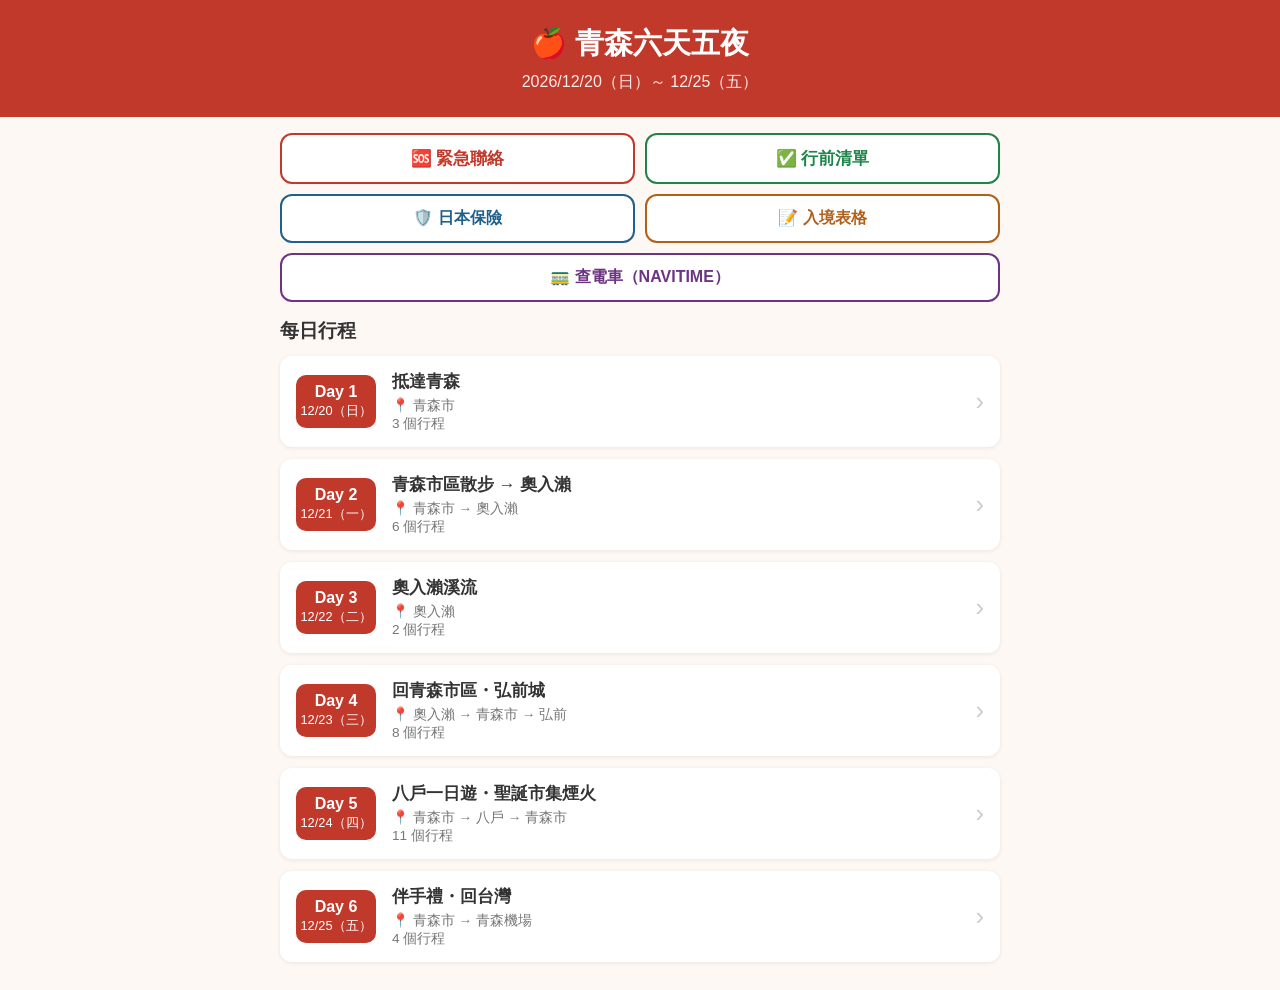
<file: index.html>
<!DOCTYPE html>
<html lang="zh-Hant">
<head>
  <meta charset="UTF-8">
  <!-- 讓網頁在手機上正常縮放 -->
  <meta name="viewport" content="width=device-width, initial-scale=1.0">
  <title>青森六天五夜</title>
  <link rel="stylesheet" href="style.css">
</head>
<body>
  <header class="site-header">
    <h1>🍎 青森六天五夜</h1>
    <p class="subtitle">2026/12/20（日）～ 12/25（五）</p>
  </header>

  <!-- 主要內容區：之後會用 JavaScript 把行程放進來 -->
  <main id="app">
  </main>

  <!-- 順序很重要：先載入資料，再載入程式 -->
  <script src="data.js"></script>
  <script src="app.js"></script>
</body>
</html>
</file>
<file: style.css>
/* 整個網頁的基本設定 */
body {
  margin: 0;
  font-family: -apple-system, "PingFang TC", "Microsoft JhengHei", sans-serif;
  background-color: #fdf8f3;
  color: #333;
}

/* 最上方的標題區 */
.site-header {
  background-color: #c0392b; /* 蘋果紅 */
  color: white;
  text-align: center;
  padding: 24px 16px;
}

.site-header h1 {
  margin: 0;
  font-size: 1.8rem;
}

.subtitle {
  margin: 8px 0 0;
  opacity: 0.9;
}

/* 主要內容區：限制寬度，手機和電腦都好讀 */
main {
  max-width: 720px;
  margin: 0 auto;
  padding: 16px;
}

/* 區塊標題，例如「每日行程」 */
.section-title {
  font-size: 1.2rem;
  margin: 8px 0 12px;
}

/* ===== 行程首頁：日期卡片 ===== */
.day-list {
  list-style: none; /* 拿掉清單前面的圓點 */
  margin: 0;
  padding: 0;
}

.day-card {
  text-decoration: none; /* 卡片是連結，拿掉底線 */
  color: inherit;        /* 文字不要變成連結的藍色 */
  display: flex; /* 左邊日期、右邊內容，左右並排 */
  gap: 16px;
  align-items: center;
  background-color: white;
  border-radius: 12px;
  padding: 14px 16px;
  margin-bottom: 12px;
  box-shadow: 0 1px 4px rgba(0, 0, 0, 0.08);
}

/* 左邊的紅色日期方塊 */
.day-badge {
  flex-shrink: 0; /* 畫面變窄時不要被擠扁 */
  width: 72px;
  text-align: center;
  background-color: #c0392b;
  color: white;
  border-radius: 10px;
  padding: 8px 4px;
}

.day-number {
  display: block;
  font-weight: bold;
  font-size: 1rem;
}

.day-date {
  display: block;
  font-size: 0.8rem;
  margin-top: 2px;
}

/* 右邊的文字內容 */
.day-title {
  margin: 0 0 4px;
  font-size: 1.05rem;
}

.day-area,
.day-count {
  margin: 0;
  font-size: 0.85rem;
  color: #777;
}

.day-info {
  flex: 1; /* 佔滿中間的空間，把箭頭推到最右邊 */
}

.arrow {
  font-size: 1.6rem;
  color: #ccc;
}

/* 滑鼠移上去／手指按下時，卡片稍微變色，讓人知道可以點 */
.day-card:hover,
.day-card:active {
  background-color: #fff3ef;
}

/* ===== 每日行程頁 ===== */
.back-link {
  display: inline-block;
  color: #c0392b;
  text-decoration: none;
  font-weight: bold;
  padding: 4px 0 12px;
}

.day-header {
  margin-bottom: 16px;
}

.day-header-badge {
  display: inline-block;
  background-color: #c0392b;
  color: white;
  font-size: 0.85rem;
  border-radius: 20px;
  padding: 3px 12px;
}

.day-header h2 {
  margin: 8px 0 4px;
}

.day-header p {
  margin: 0;
  color: #777;
}

/* 地點卡片 */
.place-list {
  list-style: none;
  margin: 0;
  padding: 0;
}

.place-card {
  background-color: white;
  border-radius: 12px;
  margin-bottom: 10px;
  box-shadow: 0 1px 4px rgba(0, 0, 0, 0.08);
  border-left: 5px solid #ccc; /* 左邊的色條，依類型換顏色 */
  overflow: hidden;
}

/* 卡片上半部（平常看得到、可以點的部分） */
.place-head {
  display: flex;
  gap: 12px;
  padding: 12px 14px;
  cursor: pointer;   /* 滑鼠移上去變成手指 */
  list-style: none;  /* 拿掉瀏覽器預設的小三角形 */
}

.place-head::-webkit-details-marker {
  display: none;     /* Safari 的小三角形要另外拿掉 */
}

/* 右邊的展開箭頭：點開後轉 180 度 */
.toggle-icon {
  color: #bbb;
  transition: transform 0.2s;
}

.place-card[open] .toggle-icon {
  transform: rotate(180deg);
}

/* 點開後的詳細資訊區 */
.place-detail {
  padding: 0 14px 14px 52px; /* 左邊空出圖示的寬度，文字對齊 */
  font-size: 0.9rem;
  line-height: 1.6;
}

.place-detail p {
  margin: 0 0 8px;
}

.detail-tips {
  background-color: #fffbea;
  border-radius: 6px;
  padding: 6px 10px;
}

.detail-row {
  color: #555;
}

.detail-empty {
  color: #aaa;
}

/* 電話、地圖按鈕 */
.detail-buttons {
  display: flex;
  flex-wrap: wrap; /* 手機太窄時自動換行 */
  gap: 8px;
  margin-top: 4px;
}

.btn {
  display: inline-block;
  text-decoration: none;
  border-radius: 20px;
  padding: 8px 14px;
  font-size: 0.9rem;
  font-weight: bold;
}

.btn-phone {
  background-color: #e8f8ee;
  color: #1e8449;
}

.btn-map {
  background-color: #eaf2fb;
  color: #1f618d;
}

/* 不同類型用不同顏色的左側色條 */
.type-transport { border-left-color: #2980b9; } /* 藍：交通 */
.type-spot      { border-left-color: #27ae60; } /* 綠：景點 */
.type-food      { border-left-color: #e67e22; } /* 橘：餐廳 */
.type-hotel     { border-left-color: #8e44ad; } /* 紫：住宿 */

.place-icon {
  font-size: 1.5rem;
  line-height: 1;
  padding-top: 2px;
}

.place-info {
  flex: 1;
  min-width: 0; /* 讓很長的店名可以正常換行 */
}

.place-time {
  margin: 0;
  font-size: 0.8rem;
  color: #999;
}

.place-name {
  margin: 2px 0 4px;
  font-size: 1rem;
}

.place-summary {
  margin: 0;
  font-size: 0.9rem;
  color: #555;
}

/* ===== 緊急聯絡資訊 ===== */

/* 首頁上方的兩顆按鈕，左右並排 */
.home-buttons {
  display: flex;
  flex-wrap: wrap; /* 按鈕太多時自動換行 */
  gap: 10px;
  margin-bottom: 16px;
}

.home-buttons a {
  flex: 1 1 40%; /* 一排最多兩顆，多出來的換到下一排 */
}

/* 首頁上方的紅色按鈕 */
.emergency-button {
  display: block;
  text-align: center;
  text-decoration: none;
  background-color: white;
  color: #c0392b;
  border: 2px solid #c0392b;
  border-radius: 12px;
  padding: 12px;
  font-weight: bold;
  font-size: 1.05rem;
}

.emergency-button:hover,
.emergency-button:active {
  background-color: #c0392b;
  color: white;
}

.emergency-note {
  font-size: 0.85rem;
  color: #777;
  margin: 0 0 12px;
}

.contact-list {
  list-style: none;
  margin: 0 0 24px;
  padding: 0;
}

.contact-card {
  background-color: white;
  border-radius: 12px;
  padding: 14px 16px;
  margin-bottom: 10px;
  box-shadow: 0 1px 4px rgba(0, 0, 0, 0.08);
}

.contact-name {
  margin: 0 0 8px;
  font-size: 1rem;
}

/* 大大的撥號按鈕，緊急時比較好按 */
.contact-phone {
  display: inline-block;
  background-color: #c0392b;
  color: white;
  text-decoration: none;
  font-size: 1.2rem;
  font-weight: bold;
  border-radius: 24px;
  padding: 8px 18px;
}

.contact-note {
  margin: 8px 0 0;
  font-size: 0.85rem;
  color: #555;
  line-height: 1.5;
}

.contact-source {
  display: inline-block;
  margin-top: 6px;
  font-size: 0.8rem;
  color: #1f618d;
}

.contact-empty {
  margin: 0;
  color: #aaa;
  font-size: 0.9rem;
}

/* ===== 行前準備清單 ===== */

/* 首頁上方的綠色按鈕 */
.checklist-button {
  display: block;
  text-align: center;
  text-decoration: none;
  background-color: white;
  color: #1e8449;
  border: 2px solid #1e8449;
  border-radius: 12px;
  padding: 12px;
  font-weight: bold;
  font-size: 1.05rem;
}

.checklist-button:hover,
.checklist-button:active {
  background-color: #1e8449;
  color: white;
}

.checklist-progress {
  margin: 0 0 6px;
  font-weight: bold;
}

/* 進度條：灰色底，綠色部分依完成比例變長 */
.progress-bar {
  height: 10px;
  background-color: #e5e5e5;
  border-radius: 5px;
  overflow: hidden;
  margin-bottom: 8px;
}

.progress-fill {
  height: 100%;
  background-color: #27ae60;
  transition: width 0.3s;
}

.checklist-category {
  font-size: 1rem;
  color: #c0392b;
  margin: 20px 0 8px;
}

.checklist {
  list-style: none;
  margin: 0;
  padding: 0;
  background-color: white;
  border-radius: 12px;
  box-shadow: 0 1px 4px rgba(0, 0, 0, 0.08);
  overflow: hidden;
}

.checklist li + li {
  border-top: 1px solid #f0f0f0; /* 項目之間的分隔線 */
}

/* 整列都可以點，不用剛好點到小方框 */
.check-item {
  display: flex;
  align-items: center;
  gap: 12px;
  padding: 12px 16px;
  cursor: pointer;
}

.check-item input {
  width: 20px;
  height: 20px;
  flex-shrink: 0;
  accent-color: #27ae60; /* 勾勾的顏色 */
}

/* 打勾後文字變灰、加刪除線 */
.check-item input:checked + span {
  color: #aaa;
  text-decoration: line-through;
}

.reset-button {
  display: block;
  margin: 20px auto 8px;
  background: none;
  border: 1px solid #ccc;
  border-radius: 20px;
  padding: 8px 16px;
  color: #777;
  font-size: 0.9rem;
  cursor: pointer;
}

.checklist-hint {
  text-align: center;
  font-size: 0.8rem;
  color: #999;
  margin: 0 0 16px;
}

/* 「範例」小標籤 */
.tag-sample {
  display: inline-block;
  font-size: 0.7rem;
  font-weight: normal;
  background-color: #f1c40f;
  color: #333;
  border-radius: 4px;
  padding: 1px 6px;
  vertical-align: middle;
}

/* ===== 日本旅遊保險 ===== */

/* 首頁上方的藍色按鈕 */
.insurance-button {
  display: block;
  text-align: center;
  text-decoration: none;
  background-color: white;
  color: #1f618d;
  border: 2px solid #1f618d;
  border-radius: 12px;
  padding: 12px;
  font-weight: bold;
}

.insurance-button:hover,
.insurance-button:active {
  background-color: #1f618d;
  color: white;
}

/* 投保步驟（有編號的清單） */
.insurance-steps {
  margin: 8px 0 12px;
  padding-left: 20px;
  line-height: 1.8;
}

/* ===== 入境表格填寫範例 ===== */

/* 首頁上方的橘色按鈕 */
.entry-forms-button {
  display: block;
  text-align: center;
  text-decoration: none;
  background-color: white;
  color: #af601a;
  border: 2px solid #af601a;
  border-radius: 12px;
  padding: 12px;
  font-weight: bold;
}

.entry-forms-button:hover,
.entry-forms-button:active {
  background-color: #af601a;
  color: white;
}

/* 首頁的「查電車（NAVITIME）」按鈕：紫色，和其他四顆區分
   它是第 5 顆按鈕，因為 .home-buttons a 設了 flex: 1 1 40%（可以變寬），
   自己一排時會自動撐滿整排，不用另外寫寬度 */
.navitime-button {
  display: block;
  text-align: center;
  text-decoration: none;
  background-color: white;
  color: #6c3483;
  border: 2px solid #6c3483;
  border-radius: 12px;
  padding: 12px;
  font-weight: bold;
}

.navitime-button:hover,
.navitime-button:active {
  background-color: #6c3483;
  color: white;
}

.form-field-list {
  list-style: none;
  margin: 0 0 24px;
  padding: 0;
}

/* 每個欄位一張小卡片 */
.form-field {
  background-color: white;
  border-radius: 10px;
  padding: 10px 14px;
  margin-bottom: 8px;
  box-shadow: 0 1px 4px rgba(0, 0, 0, 0.08);
}

.form-field p {
  margin: 0;
}

/* 欄位名稱 */
.form-field-label {
  font-size: 0.85rem;
  color: #777;
}

/* 範例填法：用等寬字體，看起來像手寫在表格上 */
.form-field-example {
  font-family: Menlo, Consolas, monospace;
  font-size: 1.1rem;
  font-weight: bold;
  color: #1f618d;
  margin: 4px 0 !important;
}

/* 填寫說明 */
.form-field-note {
  font-size: 0.85rem;
  color: #555;
}

/* ===== 緊急聯絡：怎麼撥打 ===== */
.dial-steps {
  margin: 8px 0 0;
  padding-left: 20px;
  line-height: 1.7;
  font-size: 0.95rem;
}
</file>
